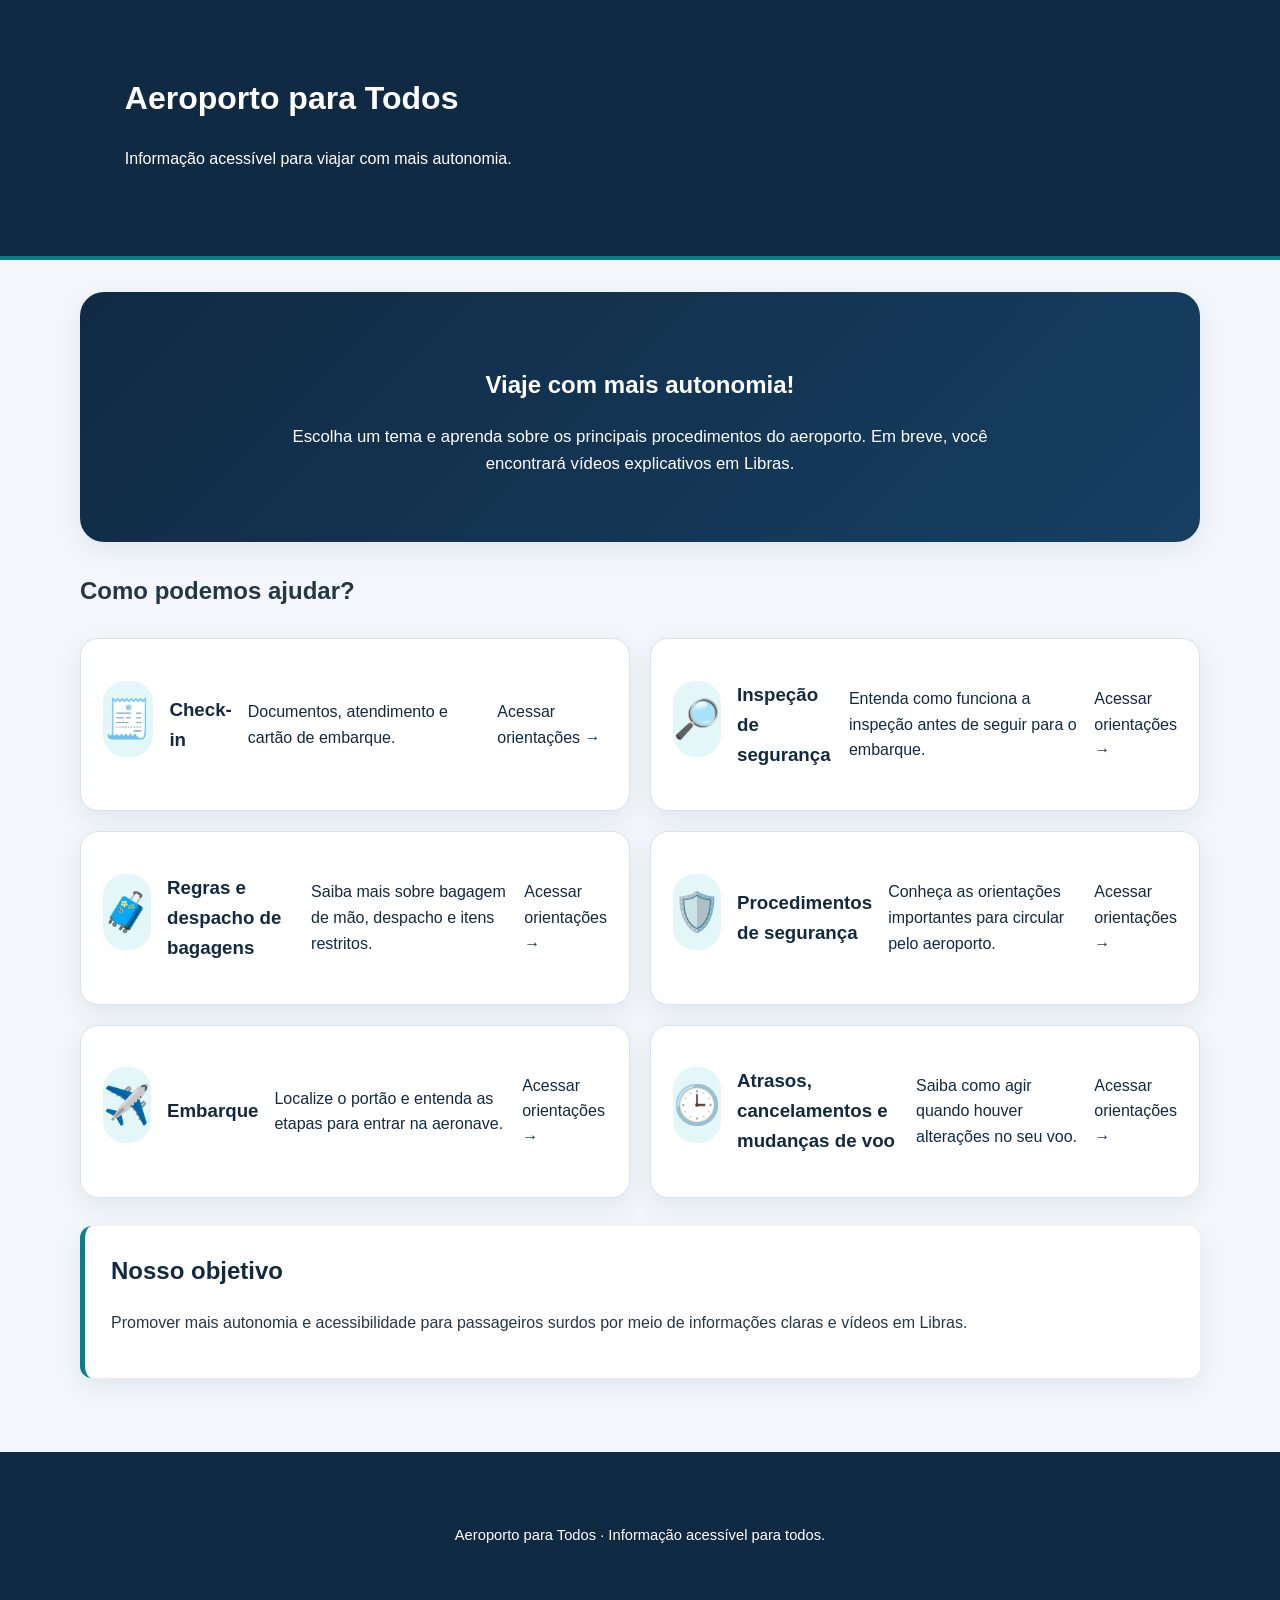
<file: index.html>
<!DOCTYPE html>
<html lang="pt-BR">
<head>
  <meta charset="UTF-8">
  <meta name="viewport" content="width=device-width, initial-scale=1.0">
  <meta name="description" content="Orientações acessíveis em Libras para passageiros surdos viajarem com mais autonomia e segurança.">
  <title>Aeroporto para Todos</title>
  <link rel="stylesheet" href="estilo.css">
</head>
<body>

  <header class="topo">
    <div class="container">
      <h1>Aeroporto para Todos</h1>
      <p>Informação acessível para viajar com mais autonomia.</p>
    </div>
  </header>

  <main class="container">
    <section class="hero">
      <h2>Viaje com mais autonomia!</h2>
      <p>
        Escolha um tema e aprenda sobre os principais procedimentos
        do aeroporto. Em breve, você encontrará vídeos explicativos em Libras.
      </p>
    </section>

    <section class="temas">
      <h2 class="titulo-secao">Como podemos ajudar?</h2>

      <div class="botoes">

        <a class="card" href="checkin.html">
          <span class="icone" aria-hidden="true">🧾</span>
          <h3>Check-in</h3>
          <p>Documentos, atendimento e cartão de embarque.</p>
          <span class="link-card">Acessar orientações →</span>
        </a>

        <a class="card" href="inspecao.html">
          <span class="icone" aria-hidden="true">🔎</span>
          <h3>Inspeção de segurança</h3>
          <p>Entenda como funciona a inspeção antes de seguir para o embarque.</p>
          <span class="link-card">Acessar orientações →</span>
        </a>

        <a class="card" href="bagagens.html">
          <span class="icone" aria-hidden="true">🧳</span>
          <h3>Regras e despacho de bagagens</h3>
          <p>Saiba mais sobre bagagem de mão, despacho e itens restritos.</p>
          <span class="link-card">Acessar orientações →</span>
        </a>

        <a class="card" href="seguranca.html">
          <span class="icone" aria-hidden="true">🛡️</span>
          <h3>Procedimentos de segurança</h3>
          <p>Conheça as orientações importantes para circular pelo aeroporto.</p>
          <span class="link-card">Acessar orientações →</span>
        </a>

        <a class="card" href="embarque.html">
          <span class="icone" aria-hidden="true">✈️</span>
          <h3>Embarque</h3>
          <p>Localize o portão e entenda as etapas para entrar na aeronave.</p>
          <span class="link-card">Acessar orientações →</span>
        </a>

        <a class="card" href="alteracoes-voo.html">
          <span class="icone" aria-hidden="true">🕒</span>
          <h3>Atrasos, cancelamentos e mudanças de voo</h3>
          <p>Saiba como agir quando houver alterações no seu voo.</p>
          <span class="link-card">Acessar orientações →</span>
        </a>

      </div>
    </section>

    <section class="info">
      <h2>Nosso objetivo</h2>
      <p>
        Promover mais autonomia e acessibilidade para passageiros surdos
        por meio de informações claras e vídeos em Libras.
      </p>
    </section>
  </main>

  <footer>
    <div class="container">
      <p>Aeroporto para Todos · Informação acessível para todos.</p>
    </div>
  </footer>

</body>
</html>
</file>
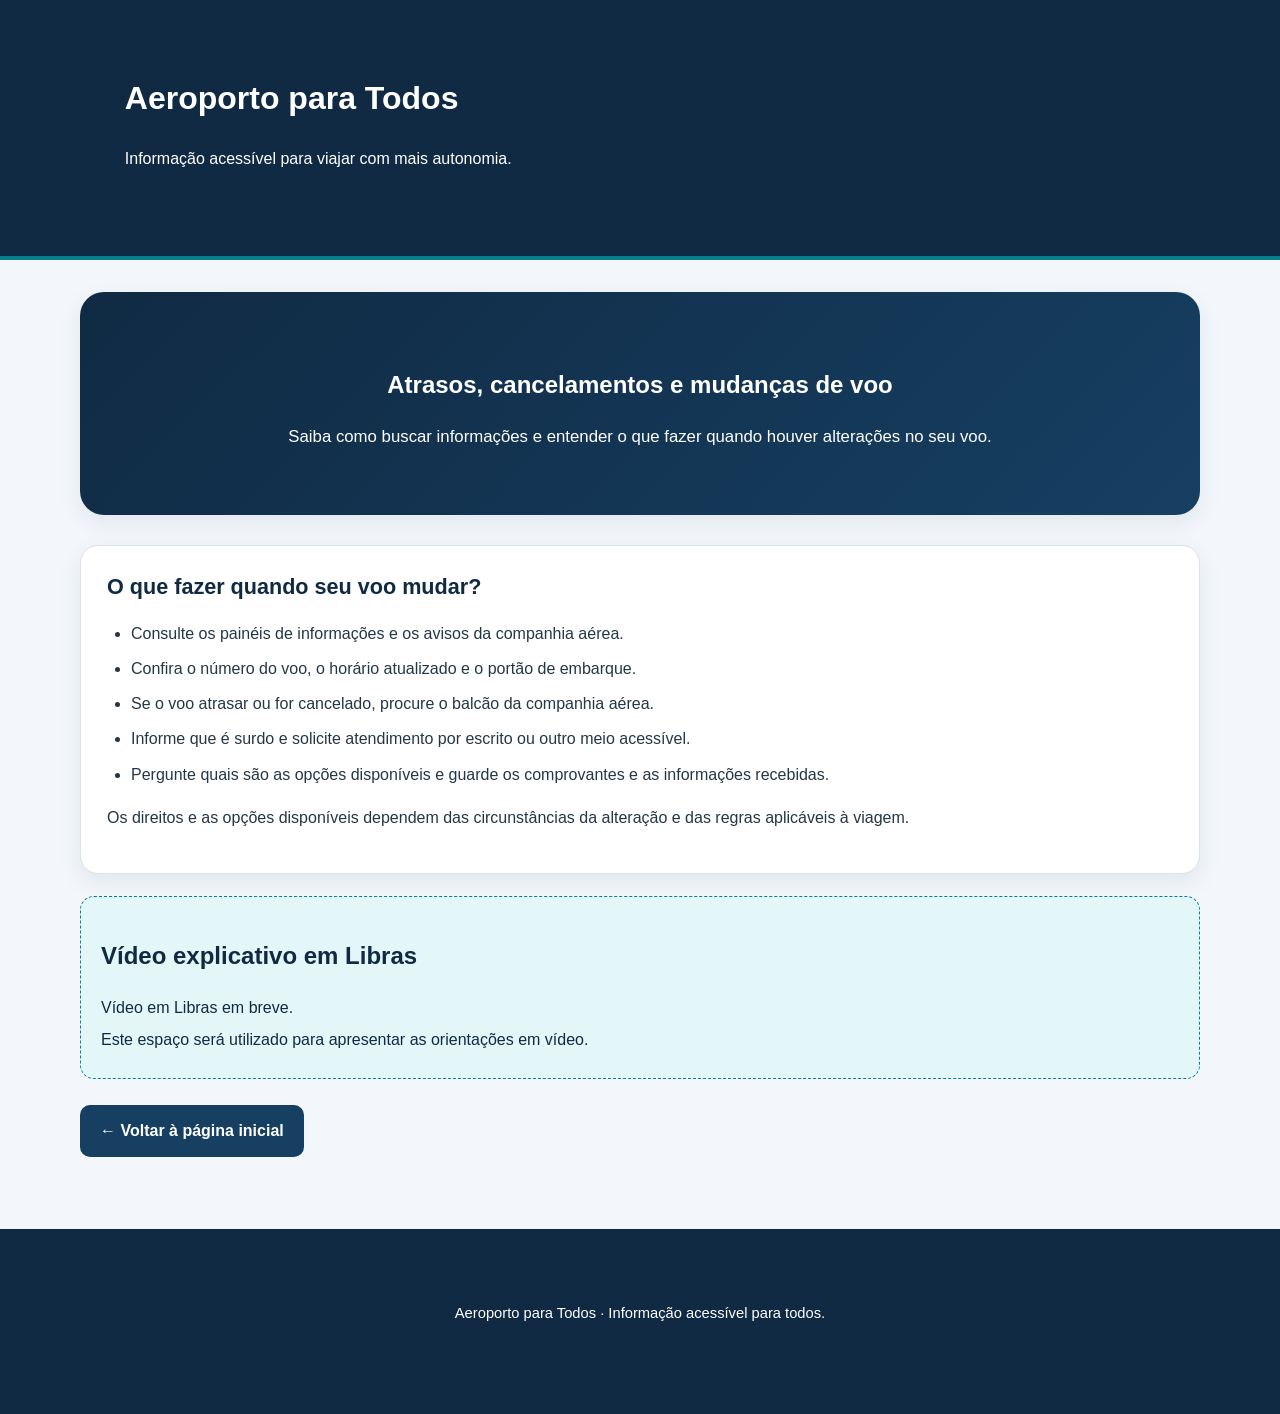
<file: alteracoes-voo.html>
<!DOCTYPE html>
<html lang="pt-BR">
<head>
  <meta charset="UTF-8">
  <meta name="viewport" content="width=device-width, initial-scale=1.0">
  <title>Atrasos e Mudanças de Voo | Aeroporto para Todos</title>
  <link rel="stylesheet" href="estilo.css">
</head>
<body>

  <header class="topo">
    <div class="container">
      <h1>Aeroporto para Todos</h1>
      <p>Informação acessível para viajar com mais autonomia.</p>
    </div>
  </header>

  <main class="container">
    <section class="hero">
      <h2>Atrasos, cancelamentos e mudanças de voo</h2>
      <p>
        Saiba como buscar informações e entender o que fazer
        quando houver alterações no seu voo.
      </p>
    </section>

    <section class="etapa">
      <h2>O que fazer quando seu voo mudar?</h2>
      <ul>
        <li>Consulte os painéis de informações e os avisos da companhia aérea.</li>
        <li>Confira o número do voo, o horário atualizado e o portão de embarque.</li>
        <li>Se o voo atrasar ou for cancelado, procure o balcão da companhia aérea.</li>
        <li>Informe que é surdo e solicite atendimento por escrito ou outro meio acessível.</li>
        <li>Pergunte quais são as opções disponíveis e guarde os comprovantes e as informações recebidas.</li>
      </ul>
      <p>
        Os direitos e as opções disponíveis dependem das circunstâncias
        da alteração e das regras aplicáveis à viagem.
      </p>
    </section>

    <section class="video-libras">
      <h2>Vídeo explicativo em Libras</h2>
      <p>Vídeo em Libras em breve.</p>
      <p>Este espaço será utilizado para apresentar as orientações em vídeo.</p>
    </section>

    <p>
      <a class="voltar" href="index.html">← Voltar à página inicial</a>
    </p>
  </main>

  <footer>
    <div class="container">
      <p>Aeroporto para Todos · Informação acessível para todos.</p>
    </div>
  </footer>

</body>
</html>
</file>
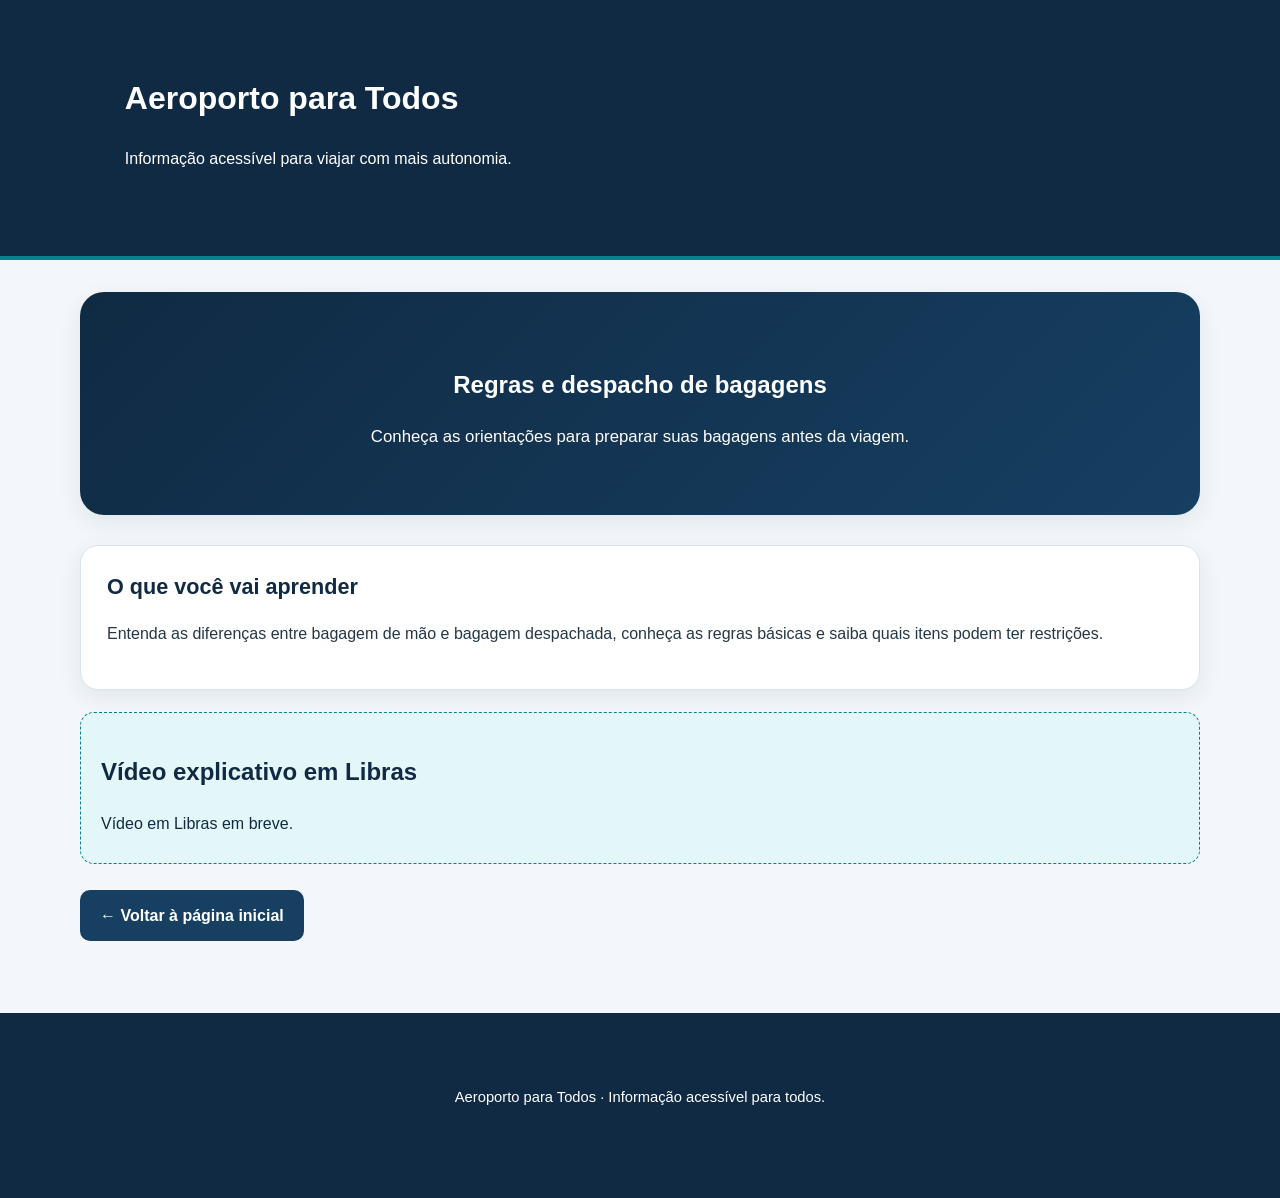
<file: bagagens.html>
<!DOCTYPE html>
<html lang="pt-BR">
<head>
  <meta charset="UTF-8">
  <meta name="viewport" content="width=device-width, initial-scale=1.0">
  <title>Regras e Despacho de Bagagens | Aeroporto para Todos</title>
  <link rel="stylesheet" href="estilo.css">
</head>
<body>

  <header class="topo">
    <div class="container">
      <h1>Aeroporto para Todos</h1>
      <p>Informação acessível para viajar com mais autonomia.</p>
    </div>
  </header>

  <main class="container">

    <section class="hero">
      <h2>Regras e despacho de bagagens</h2>
      <p>Conheça as orientações para preparar suas bagagens antes da viagem.</p>
    </section>

    <section class="etapa">
      <h2>O que você vai aprender</h2>
      <p>
        Entenda as diferenças entre bagagem de mão e bagagem despachada,
        conheça as regras básicas e saiba quais itens podem ter restrições.
      </p>
    </section>

    <section class="video-libras">
      <h2>Vídeo explicativo em Libras</h2>
      <p>Vídeo em Libras em breve.</p>
    </section>

    <p>
      <a class="voltar" href="index.html">← Voltar à página inicial</a>
    </p>

  </main>

  <footer>
    <div class="container">
      <p>Aeroporto para Todos · Informação acessível para todos.</p>
    </div>
  </footer>

</body>
</html>
</file>
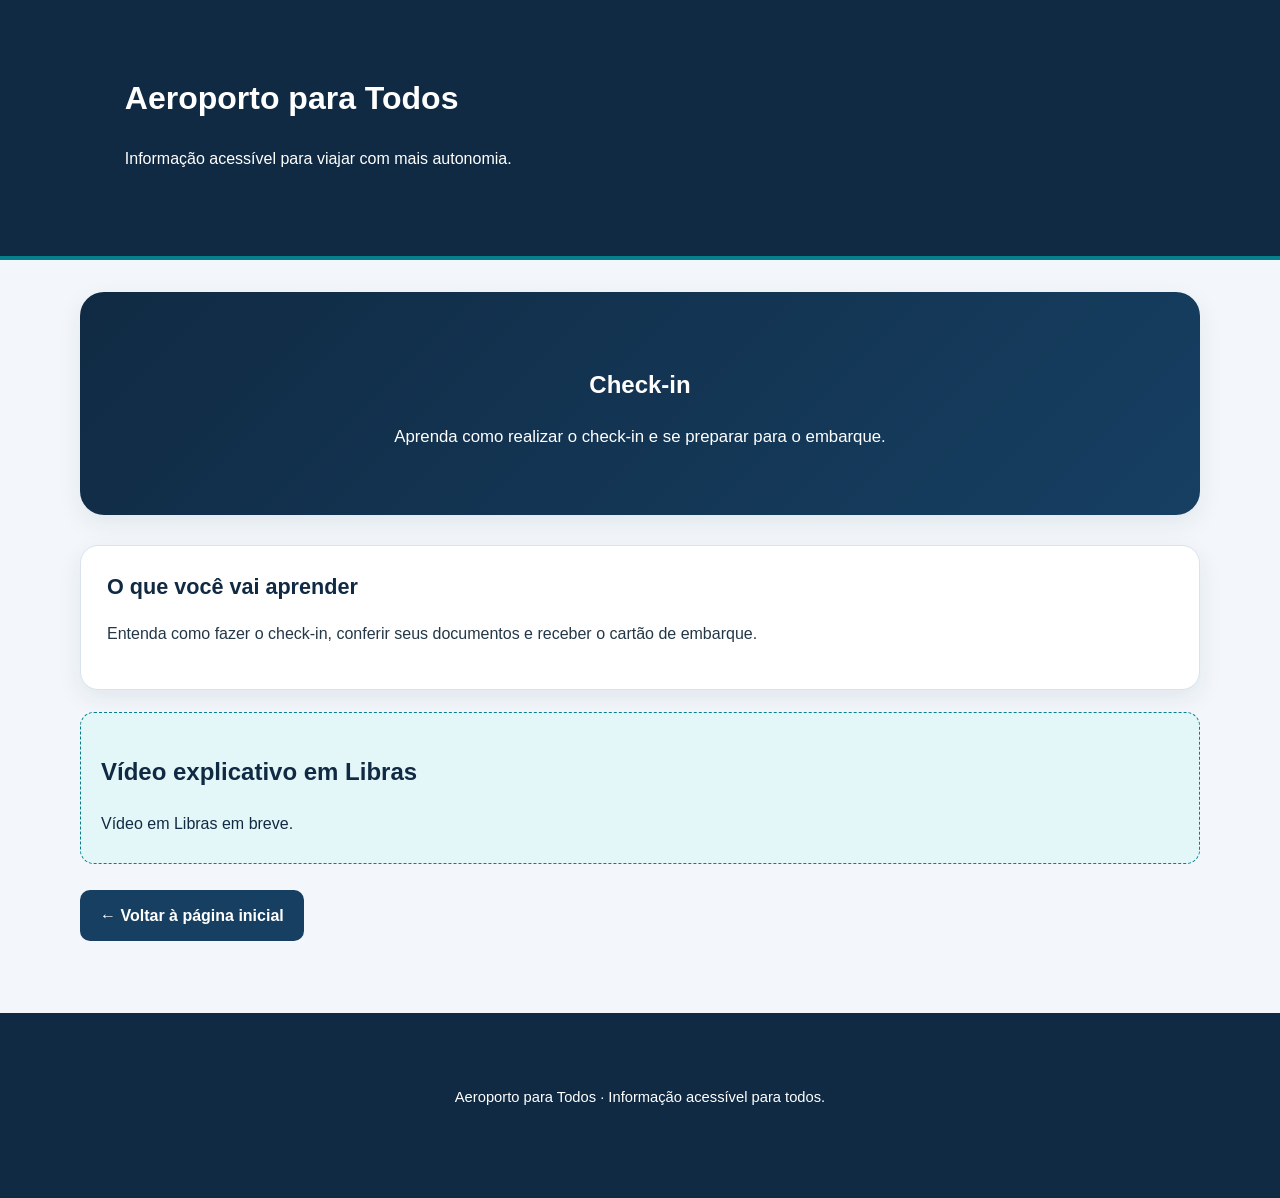
<file: checkin.html>
<!DOCTYPE html>
<html lang="pt-BR">
<head>
  <meta charset="UTF-8">
  <meta name="viewport" content="width=device-width, initial-scale=1.0">
  <title>Check-in | Aeroporto para Todos</title>
  <link rel="stylesheet" href="estilo.css">
</head>
<body>

  <header class="topo">
    <div class="container">
      <h1>Aeroporto para Todos</h1>
      <p>Informação acessível para viajar com mais autonomia.</p>
    </div>
  </header>

  <main class="container">

    <section class="hero">
      <h2>Check-in</h2>
      <p>Aprenda como realizar o check-in e se preparar para o embarque.</p>
    </section>

    <section class="etapa">
      <h2>O que você vai aprender</h2>
      <p>
        Entenda como fazer o check-in, conferir seus documentos
        e receber o cartão de embarque.
      </p>
    </section>

    <section class="video-libras">
      <h2>Vídeo explicativo em Libras</h2>
      <p>Vídeo em Libras em breve.</p>
    </section>

    <p>
      <a class="voltar" href="index.html">← Voltar à página inicial</a>
    </p>

  </main>

  <footer>
    <div class="container">
      <p>Aeroporto para Todos · Informação acessível para todos.</p>
    </div>
  </footer>

</body>
</html>
</file>
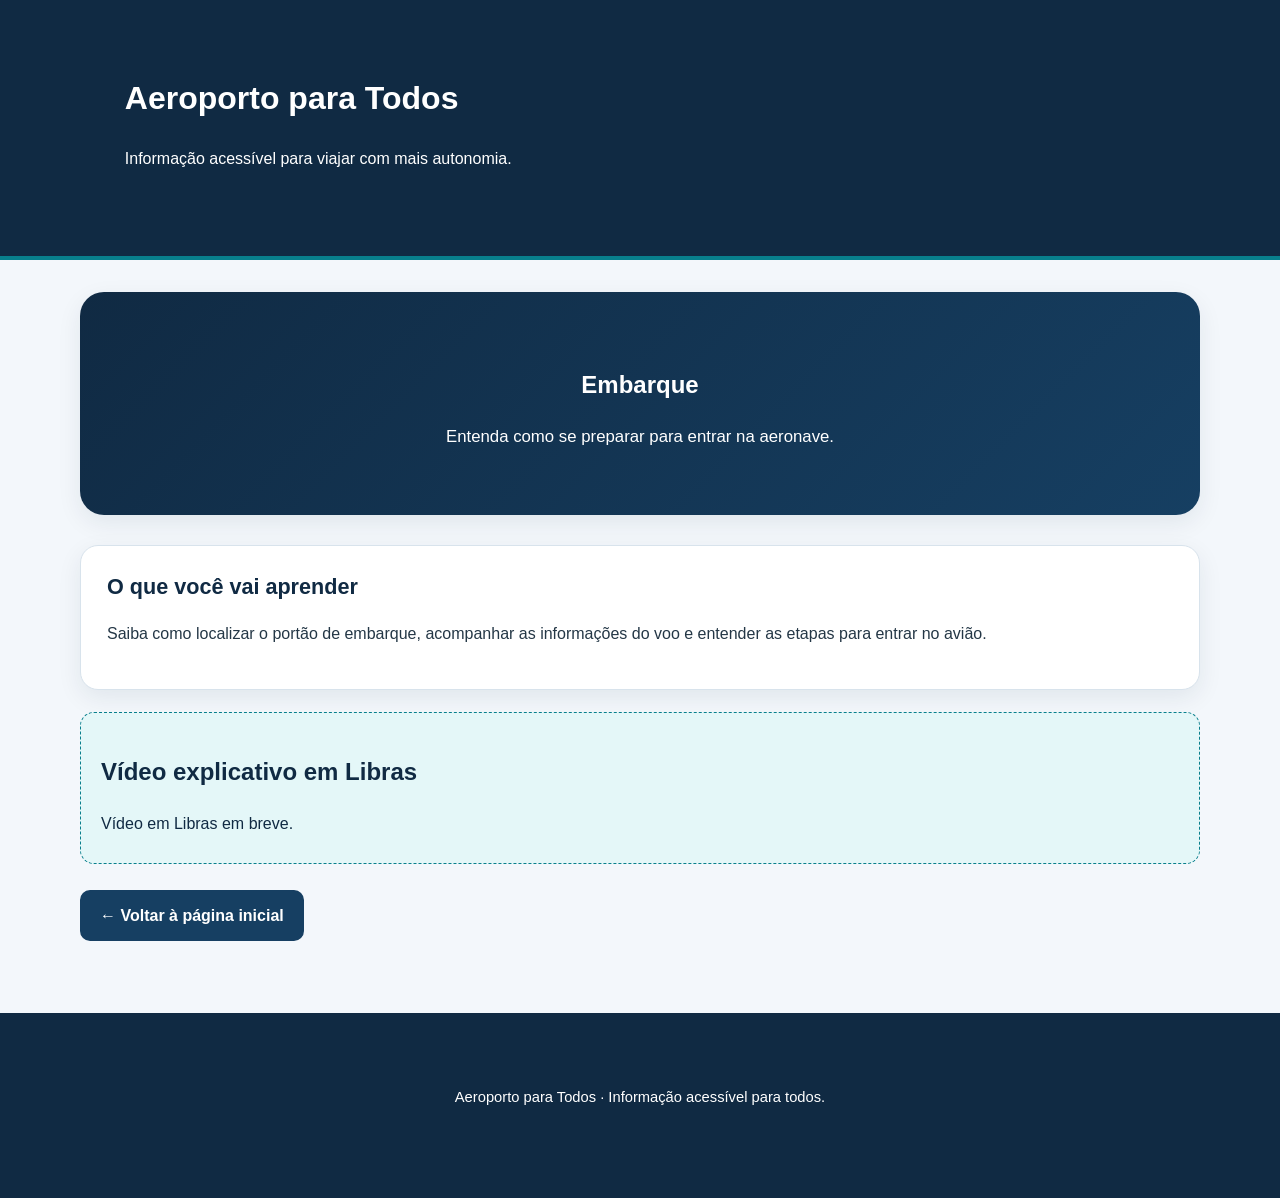
<file: embarque.html>
<!DOCTYPE html>
<html lang="pt-BR">
<head>
  <meta charset="UTF-8">
  <meta name="viewport" content="width=device-width, initial-scale=1.0">
  <title>Embarque | Aeroporto para Todos</title>
  <link rel="stylesheet" href="estilo.css">
</head>
<body>

  <header class="topo">
    <div class="container">
      <h1>Aeroporto para Todos</h1>
      <p>Informação acessível para viajar com mais autonomia.</p>
    </div>
  </header>

  <main class="container">

    <section class="hero">
      <h2>Embarque</h2>
      <p>Entenda como se preparar para entrar na aeronave.</p>
    </section>

    <section class="etapa">
      <h2>O que você vai aprender</h2>
      <p>
        Saiba como localizar o portão de embarque, acompanhar
        as informações do voo e entender as etapas para entrar no avião.
      </p>
    </section>

    <section class="video-libras">
      <h2>Vídeo explicativo em Libras</h2>
      <p>Vídeo em Libras em breve.</p>
    </section>

    <p>
      <a class="voltar" href="index.html">← Voltar à página inicial</a>
    </p>

  </main>

  <footer>
    <div class="container">
      <p>Aeroporto para Todos · Informação acessível para todos.</p>
    </div>
  </footer>

</body>
</html>
</file>
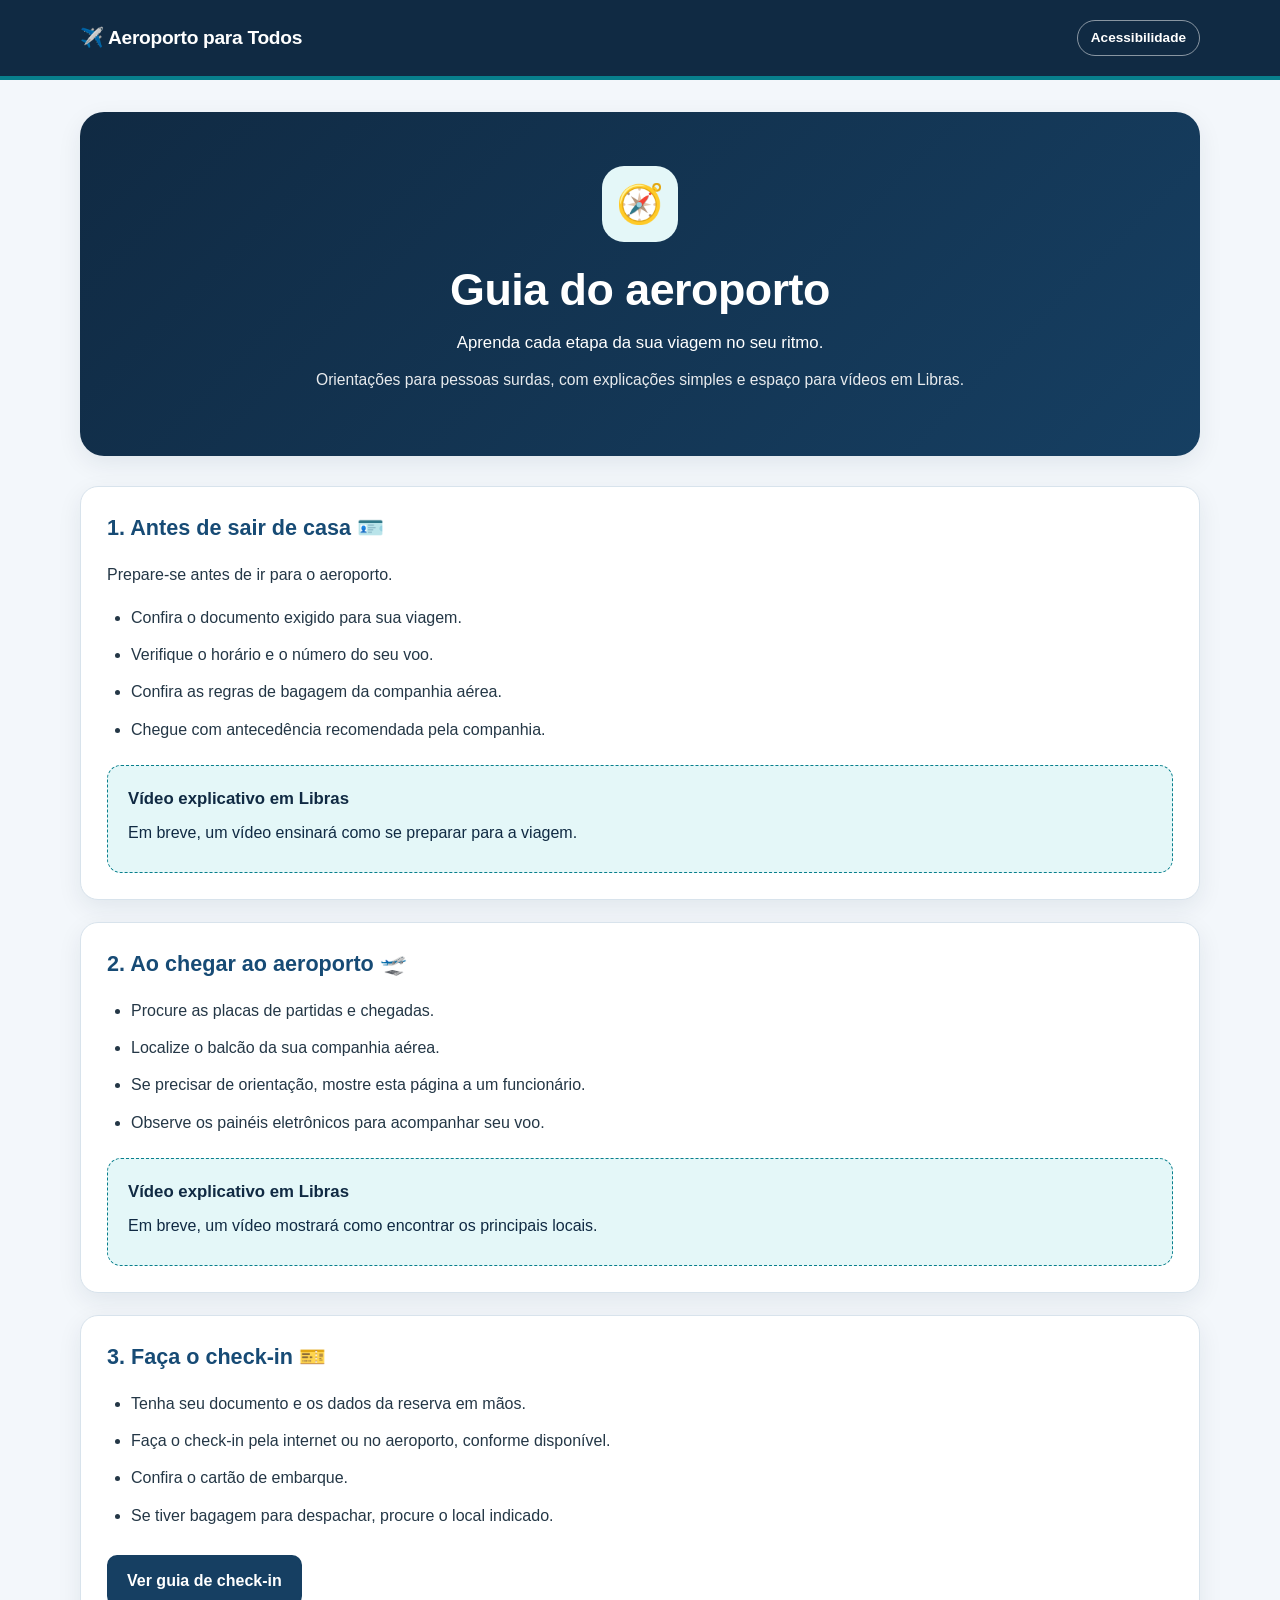
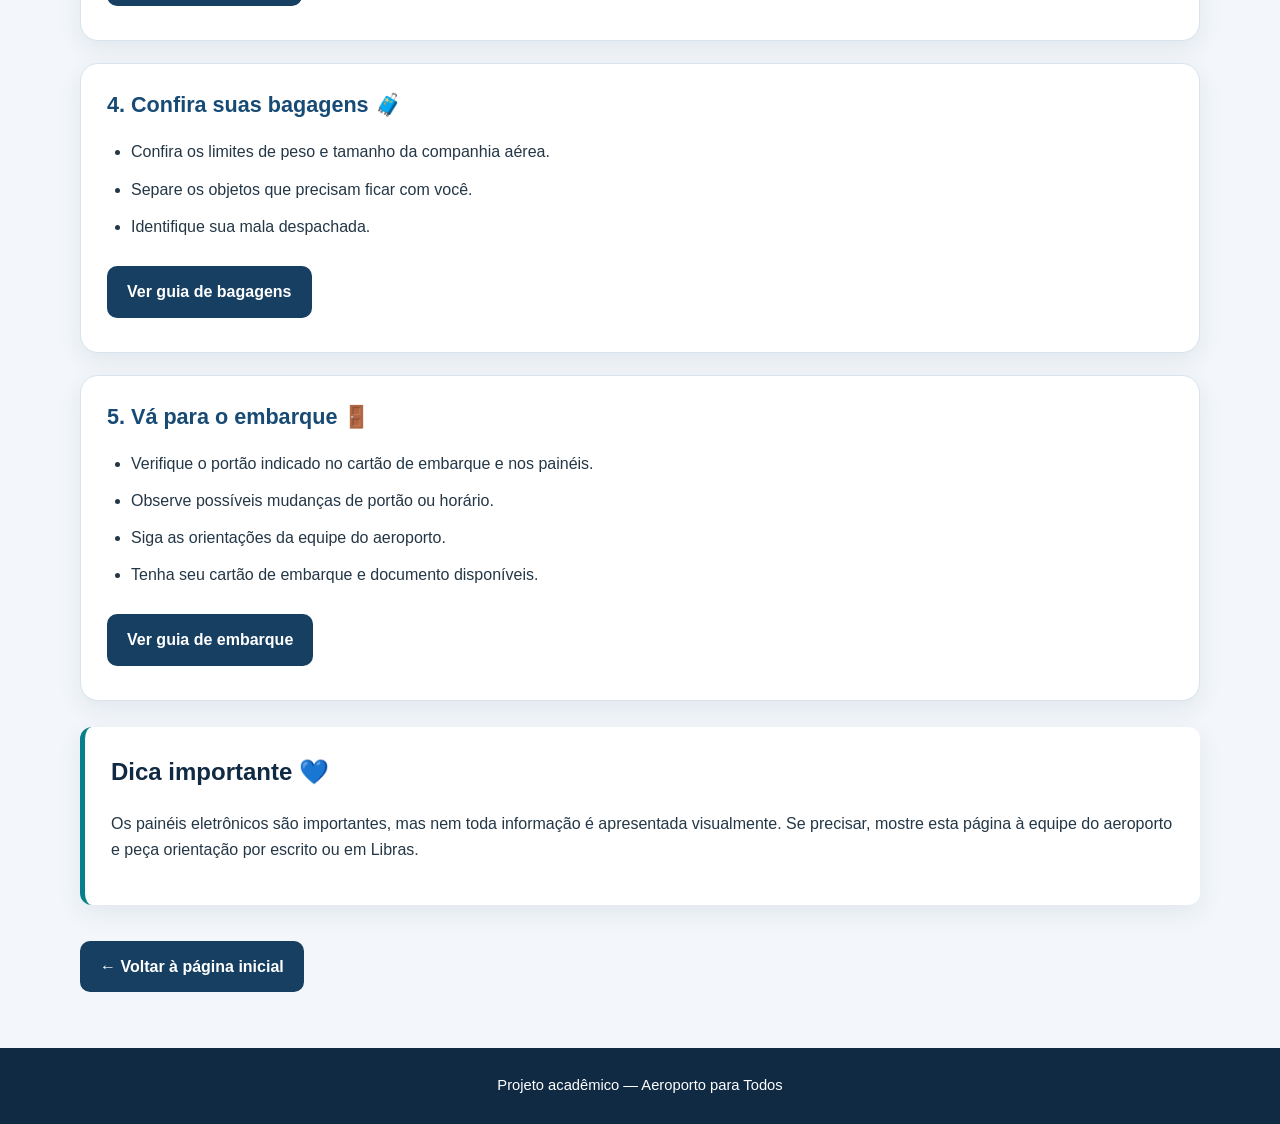
<file: guia.html>
<!DOCTYPE html>
<html lang="pt-BR">
<head>
  <meta charset="UTF-8">
  <meta name="viewport" content="width=device-width, initial-scale=1.0">
  <title>Guia do Aeroporto | Aeroporto para Todos</title>
  <link rel="stylesheet" href="estilo.css">
  <style>
    .etapa {
      background: #ffffff;
      padding: 20px;
      margin: 18px 0;
      border-radius: 14px;
      border: 1px solid #dce3eb;
    }

    .etapa h2 {
      color: #174b75;
    }

    .video-libras {
      background: #eef5fb;
      padding: 16px;
      border-radius: 10px;
      margin-top: 14px;
    }

    .video-libras video {
      width: 100%;
      max-width: 560px;
      border-radius: 8px;
    }

    .voltar {
      display: inline-block;
      margin: 16px 0;
      padding: 12px 18px;
      background: #174b75;
      color: white;
      text-decoration: none;
      border-radius: 8px;
    }

    .etapa li {
      margin-bottom: 10px;
    }
  </style>
</head>
<body>
  <header class="topo">
    <div class="marca">✈️ Aeroporto para Todos</div>
    <span class="selo">Acessibilidade</span>
  </header>

  <main class="container">
    <section class="hero">
      <div class="icone">🧭</div>
      <h1>Guia do aeroporto</h1>
      <p>Aprenda cada etapa da sua viagem no seu ritmo.</p>
      <p class="subtitulo">
        Orientações para pessoas surdas, com explicações simples
        e espaço para vídeos em Libras.
      </p>
    </section>

    <section class="etapa">
      <h2>1. Antes de sair de casa 🪪</h2>
      <p>Prepare-se antes de ir para o aeroporto.</p>
      <ul>
        <li>Confira o documento exigido para sua viagem.</li>
        <li>Verifique o horário e o número do seu voo.</li>
        <li>Confira as regras de bagagem da companhia aérea.</li>
        <li>Chegue com antecedência recomendada pela companhia.</li>
      </ul>
      <div class="video-libras">
        <strong>Vídeo explicativo em Libras</strong>
        <p>Em breve, um vídeo ensinará como se preparar para a viagem.</p>
      </div>
    </section>

    <section class="etapa">
      <h2>2. Ao chegar ao aeroporto 🛫</h2>
      <ul>
        <li>Procure as placas de partidas e chegadas.</li>
        <li>Localize o balcão da sua companhia aérea.</li>
        <li>Se precisar de orientação, mostre esta página a um funcionário.</li>
        <li>Observe os painéis eletrônicos para acompanhar seu voo.</li>
      </ul>
      <div class="video-libras">
        <strong>Vídeo explicativo em Libras</strong>
        <p>Em breve, um vídeo mostrará como encontrar os principais locais.</p>
      </div>
    </section>

    <section class="etapa">
      <h2>3. Faça o check-in 🎫</h2>
      <ul>
        <li>Tenha seu documento e os dados da reserva em mãos.</li>
        <li>Faça o check-in pela internet ou no aeroporto, conforme disponível.</li>
        <li>Confira o cartão de embarque.</li>
        <li>Se tiver bagagem para despachar, procure o local indicado.</li>
      </ul>
      <a class="voltar" href="checkin.html">Ver guia de check-in</a>
    </section>

    <section class="etapa">
      <h2>4. Confira suas bagagens 🧳</h2>
      <ul>
        <li>Confira os limites de peso e tamanho da companhia aérea.</li>
        <li>Separe os objetos que precisam ficar com você.</li>
        <li>Identifique sua mala despachada.</li>
      </ul>
      <a class="voltar" href="bagagens.html">Ver guia de bagagens</a>
    </section>

    <section class="etapa">
      <h2>5. Vá para o embarque 🚪</h2>
      <ul>
        <li>Verifique o portão indicado no cartão de embarque e nos painéis.</li>
        <li>Observe possíveis mudanças de portão ou horário.</li>
        <li>Siga as orientações da equipe do aeroporto.</li>
        <li>Tenha seu cartão de embarque e documento disponíveis.</li>
      </ul>
      <a class="voltar" href="embarque.html">Ver guia de embarque</a>
    </section>

    <section class="info">
      <h2>Dica importante 💙</h2>
      <p>
        Os painéis eletrônicos são importantes, mas nem toda informação
        é apresentada visualmente. Se precisar, mostre esta página à
        equipe do aeroporto e peça orientação por escrito ou em Libras.
      </p>
    </section>

    <a class="voltar" href="index.html">← Voltar à página inicial</a>
  </main>

  <footer>
    Projeto acadêmico — Aeroporto para Todos
  </footer>
</body>
</html>
</file>
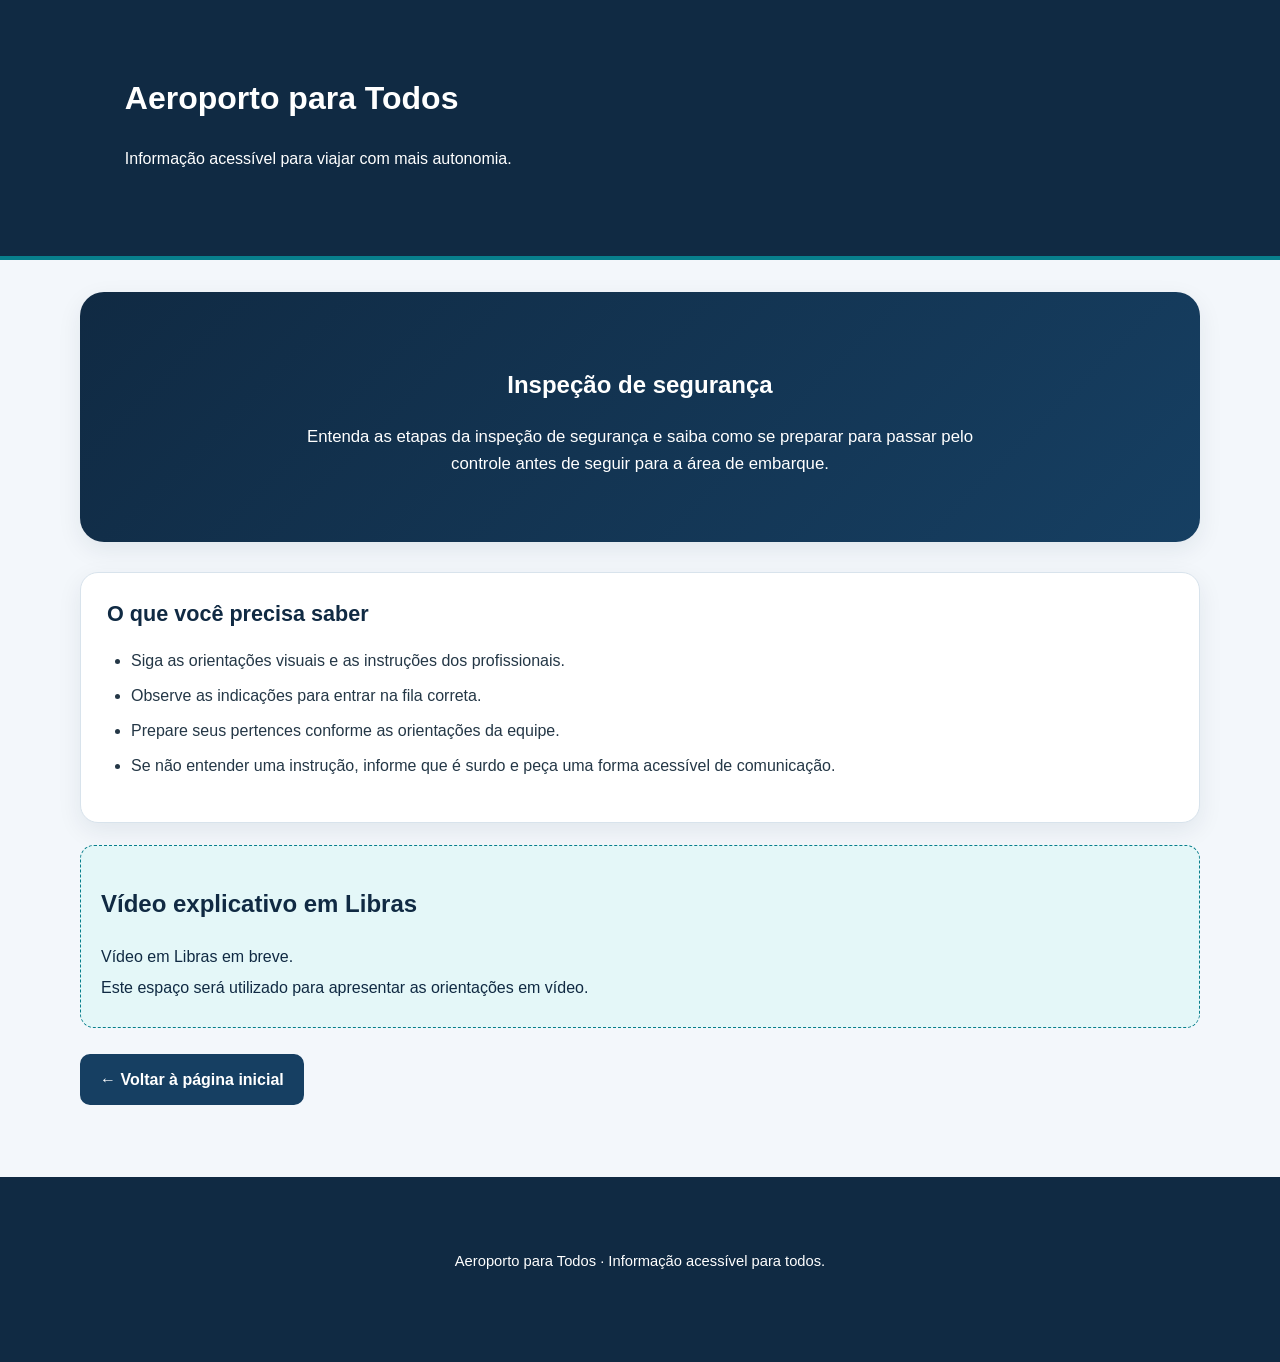
<file: inspecao.html>
<!DOCTYPE html>
<html lang="pt-BR">
<head>
  <meta charset="UTF-8">
  <meta name="viewport" content="width=device-width, initial-scale=1.0">
  <title>Inspeção de Segurança | Aeroporto para Todos</title>
  <link rel="stylesheet" href="estilo.css">
</head>
<body>

  <header class="topo">
    <div class="container">
      <h1>Aeroporto para Todos</h1>
      <p>Informação acessível para viajar com mais autonomia.</p>
    </div>
  </header>

  <main class="container">
    <section class="hero">
      <h2>Inspeção de segurança</h2>
      <p>
        Entenda as etapas da inspeção de segurança e saiba como se preparar
        para passar pelo controle antes de seguir para a área de embarque.
      </p>
    </section>

    <section class="etapa">
      <h2>O que você precisa saber</h2>
      <ul>
        <li>Siga as orientações visuais e as instruções dos profissionais.</li>
        <li>Observe as indicações para entrar na fila correta.</li>
        <li>Prepare seus pertences conforme as orientações da equipe.</li>
        <li>Se não entender uma instrução, informe que é surdo e peça uma forma acessível de comunicação.</li>
      </ul>
    </section>

    <section class="video-libras">
      <h2>Vídeo explicativo em Libras</h2>
      <p>Vídeo em Libras em breve.</p>
      <p>Este espaço será utilizado para apresentar as orientações em vídeo.</p>
    </section>

    <p>
      <a class="voltar" href="index.html">← Voltar à página inicial</a>
    </p>
  </main>

  <footer>
    <div class="container">
      <p>Aeroporto para Todos · Informação acessível para todos.</p>
    </div>
  </footer>

</body>
</html>
</file>
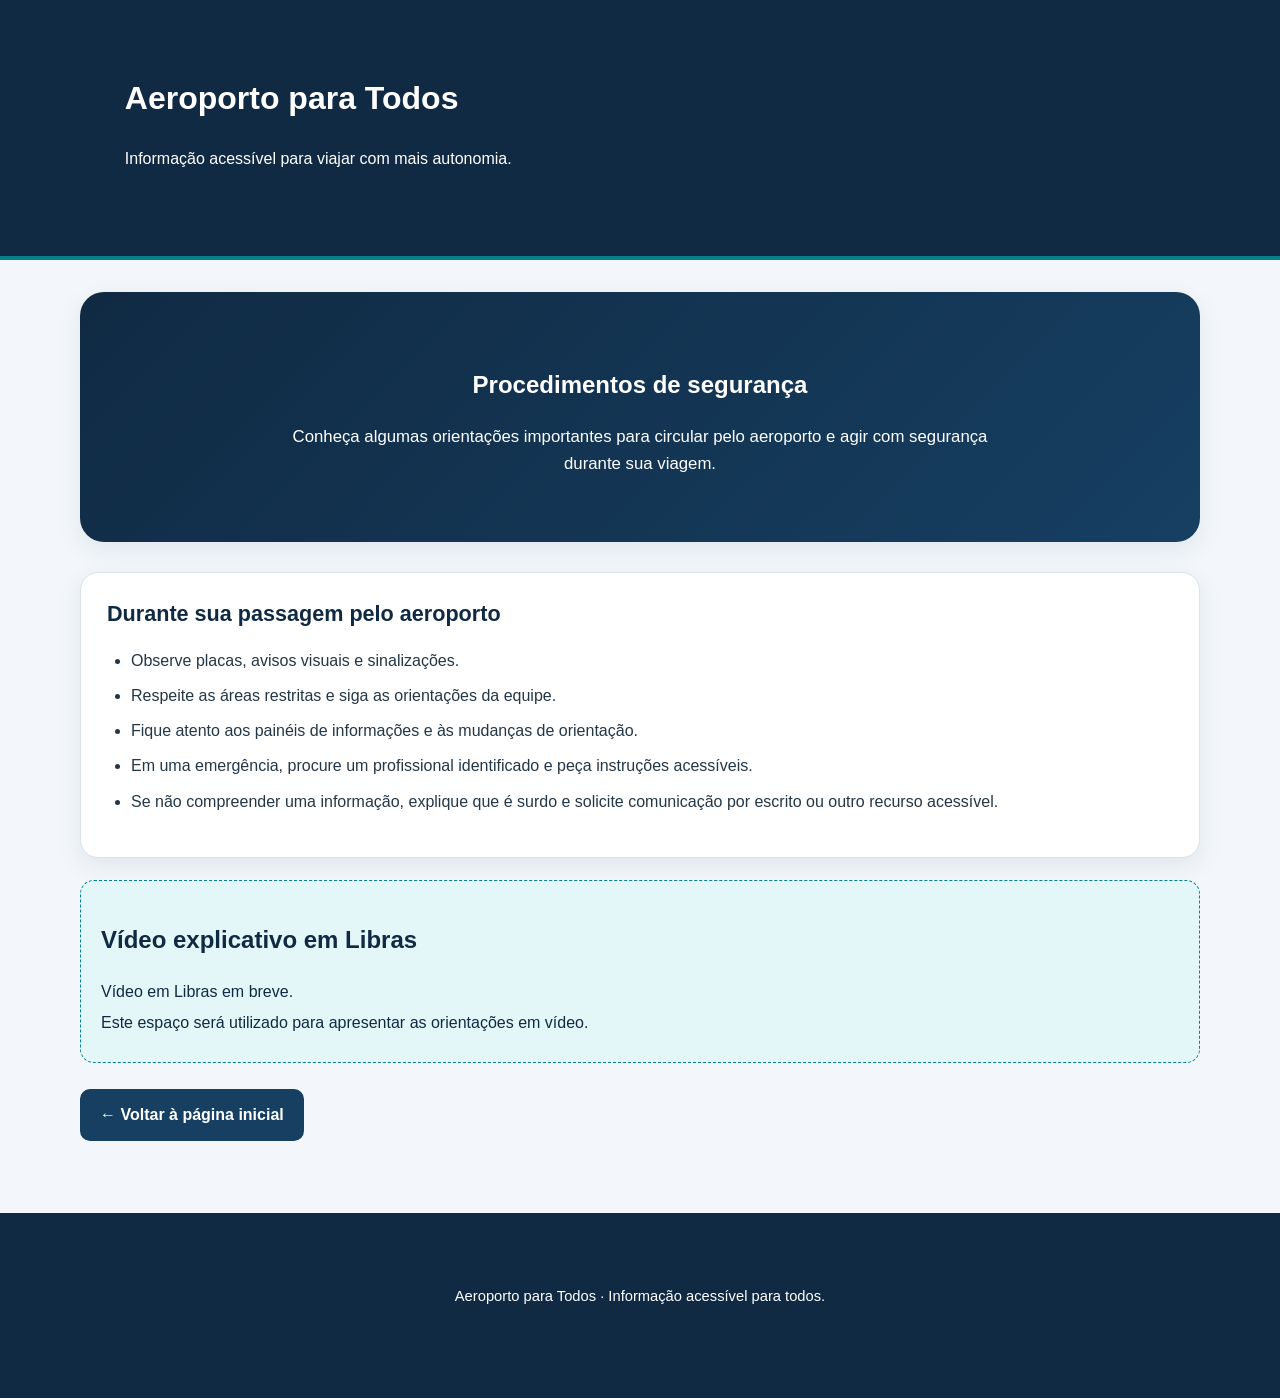
<file: seguranca.html>
<!DOCTYPE html>
<html lang="pt-BR">
<head>
  <meta charset="UTF-8">
  <meta name="viewport" content="width=device-width, initial-scale=1.0">
  <title>Procedimentos de Segurança | Aeroporto para Todos</title>
  <link rel="stylesheet" href="estilo.css">
</head>
<body>

  <header class="topo">
    <div class="container">
      <h1>Aeroporto para Todos</h1>
      <p>Informação acessível para viajar com mais autonomia.</p>
    </div>
  </header>

  <main class="container">
    <section class="hero">
      <h2>Procedimentos de segurança</h2>
      <p>
        Conheça algumas orientações importantes para circular pelo aeroporto
        e agir com segurança durante sua viagem.
      </p>
    </section>

    <section class="etapa">
      <h2>Durante sua passagem pelo aeroporto</h2>
      <ul>
        <li>Observe placas, avisos visuais e sinalizações.</li>
        <li>Respeite as áreas restritas e siga as orientações da equipe.</li>
        <li>Fique atento aos painéis de informações e às mudanças de orientação.</li>
        <li>Em uma emergência, procure um profissional identificado e peça instruções acessíveis.</li>
        <li>Se não compreender uma informação, explique que é surdo e solicite comunicação por escrito ou outro recurso acessível.</li>
      </ul>
    </section>

    <section class="video-libras">
      <h2>Vídeo explicativo em Libras</h2>
      <p>Vídeo em Libras em breve.</p>
      <p>Este espaço será utilizado para apresentar as orientações em vídeo.</p>
    </section>

    <p>
      <a class="voltar" href="index.html">← Voltar à página inicial</a>
    </p>
  </main>

  <footer>
    <div class="container">
      <p>Aeroporto para Todos · Informação acessível para todos.</p>
    </div>
  </footer>

</body>
</html>
</file>
<file: estilo.css>
/* ========================================
   AEROPORTO PARA TODOS
   Design responsivo e acessível
   ======================================== */

:root {
    --azul-marinho: #102a43;
    --azul-profundo: #163f62;
    --azul-turquesa: #087f8c;
    --turquesa-claro: #e4f7f8;
    --branco: #ffffff;
    --fundo: #f3f7fb;
    --texto: #243746;
    --texto-suave: #526779;
    --borda: #d8e3ec;
    --alerta-fundo: #fff7e6;
    --alerta-borda: #d99a21;
    --sombra: 0 8px 24px rgba(16, 42, 67, 0.08);
    --raio: 18px;
}

/* Base */

*,
*::before,
*::after {
    box-sizing: border-box;
}

html {
    scroll-behavior: smooth;
}

body {
    margin: 0;
    font-family: Arial, Helvetica, sans-serif;
    font-size: 16px;
    line-height: 1.6;
    color: var(--texto);
    background: var(--fundo);
}

img,
video,
iframe {
    display: block;
    max-width: 100%;
}

a {
    color: var(--azul-turquesa);
    -webkit-tap-highlight-color: transparent;
}

button,
input,
select,
textarea {
    font: inherit;
}

a:focus-visible,
button:focus-visible,
input:focus-visible,
select:focus-visible,
textarea:focus-visible {
    outline: 3px solid #00a6b2;
    outline-offset: 4px;
}

/* Cabeçalho */

.topo {
    display: flex;
    align-items: center;
    justify-content: space-between;
    flex-wrap: wrap;
    gap: 12px;
    padding: 20px max(4%, calc((100% - 1120px) / 2));
    color: var(--branco);
    background: var(--azul-marinho);
    border-bottom: 4px solid var(--azul-turquesa);
}

.marca {
    max-width: 100%;
    font-size: 1.2rem;
    font-weight: 800;
    letter-spacing: -0.3px;
}

.selo {
    display: inline-block;
    padding: 6px 13px;
    border: 1px solid rgba(255, 255, 255, 0.5);
    border-radius: 999px;
    font-size: 0.85rem;
    font-weight: 700;
}

/* Conteúdo principal */

.container {
    width: 92%;
    max-width: 1120px;
    margin: 0 auto;
    padding: 32px 0 48px;
}

/* Apresentação */

.hero {
    min-width: 0;
    padding: clamp(24px, 5vw, 54px);
    margin-bottom: 30px;
    text-align: center;
    color: var(--branco);
    background: linear-gradient(
        135deg,
        var(--azul-marinho),
        var(--azul-profundo)
    );
    border-radius: 24px;
    box-shadow: var(--sombra);
}

.icone {
    display: inline-flex;
    align-items: center;
    justify-content: center;
    width: 76px;
    height: 76px;
    margin-bottom: 12px;
    border-radius: 22px;
    background: var(--turquesa-claro);
    font-size: 2.4rem;
}

.hero h1 {
    margin: 8px 0 12px;
    font-size: clamp(1.8rem, 4vw, 2.8rem);
    line-height: 1.25;
    letter-spacing: -0.5px;
    overflow-wrap: break-word;
}

.hero p {
    max-width: 720px;
    margin: 10px auto;
    font-size: 1.05rem;
}

.hero .subtitulo {
    font-size: 0.98rem;
    opacity: 0.9;
}

/* Cartões da página inicial */

.botoes {
    display: grid;
    grid-template-columns: repeat(2, minmax(0, 1fr));
    gap: 20px;
    margin: 28px 0;
}

.card {
    display: flex;
    align-items: center;
    gap: 16px;
    min-width: 0;
    min-height: 140px;
    padding: 22px;
    color: var(--azul-marinho);
    text-align: left;
    text-decoration: none;
    background: var(--branco);
    border: 1px solid var(--borda);
    border-radius: var(--raio);
    box-shadow: var(--sombra);
    transition:
        transform 160ms ease,
        box-shadow 160ms ease,
        border-color 160ms ease;
}

.card:hover {
    transform: translateY(-3px);
    border-color: var(--azul-turquesa);
    box-shadow: 0 12px 28px rgba(16, 42, 67, 0.13);
}

.card:active {
    transform: translateY(0);
}

.card .emoji {
    display: flex;
    flex-shrink: 0;
    align-items: center;
    justify-content: center;
    width: 58px;
    height: 58px;
    border-radius: 16px;
    background: var(--turquesa-claro);
    font-size: 1.8rem;
}

.card strong,
.card small {
    display: block;
}

.card strong {
    margin-bottom: 6px;
    font-size: 1.1rem;
    line-height: 1.4;
    overflow-wrap: break-word;
}

.card small {
    color: var(--texto-suave);
    font-size: 0.92rem;
    line-height: 1.5;
    overflow-wrap: break-word;
}

.card.destaque {
    border-top: 4px solid var(--azul-turquesa);
}

/* Seções das páginas internas */

.container .etapa {
    min-width: 0;
    padding: 26px;
    margin: 22px 0;
    background: var(--branco);
    border: 1px solid var(--borda);
    border-radius: var(--raio);
    box-shadow: var(--sombra);
}

.etapa h2 {
    margin-top: 0;
    color: var(--azul-marinho);
    font-size: 1.35rem;
    line-height: 1.4;
}

.etapa p,
.etapa li {
    line-height: 1.7;
}

.etapa li {
    margin-bottom: 8px;
}

.etapa ul {
    padding-left: 24px;
}

.container .video-libras {
    min-width: 0;
    max-width: 100%;
    margin-top: 22px;
    padding: 20px;
    color: var(--azul-marinho);
    background: var(--turquesa-claro);
    border: 1px dashed var(--azul-turquesa);
    border-radius: 14px;
}

.video-libras strong {
    display: block;
    margin-bottom: 6px;
    font-size: 1.05rem;
}

.video-libras p {
    margin: 6px 0;
}

/* Blocos informativos */

.container .info {
    min-width: 0;
    padding: 26px;
    margin: 26px 0;
    background: var(--branco);
    border-left: 5px solid var(--azul-turquesa);
    border-radius: 12px;
    box-shadow: var(--sombra);
}

.info h2 {
    margin-top: 0;
    color: var(--azul-marinho);
}

.container .aviso {
    padding: 16px;
    color: #593d0a;
    background: var(--alerta-fundo);
    border-left: 5px solid var(--alerta-borda);
    border-radius: 8px;
}

/* Link para voltar */

.container a.voltar {
    display: inline-flex;
    align-items: center;
    justify-content: center;
    min-height: 46px;
    max-width: 100%;
    padding: 11px 18px;
    margin: 10px 8px 8px 0;
    color: var(--branco);
    font-weight: 700;
    text-align: center;
    text-decoration: none;
    background: var(--azul-profundo);
    border: 2px solid var(--azul-profundo);
    border-radius: 10px;
    transition: background 160ms ease, transform 160ms ease;
}

.container a.voltar:hover {
    color: var(--branco);
    background: var(--azul-turquesa);
    border-color: var(--azul-turquesa);
    transform: translateY(-1px);
}

/* Rodapé */

footer {
    padding: 26px 5%;
    color: var(--branco);
    text-align: center;
    background: var(--azul-marinho);
    font-size: 0.92rem;
}

/* Ajustes para celulares */

@media (max-width: 700px) {
    .topo {
        padding: 18px 4%;
        gap: 10px;
    }

    .marca {
        font-size: 1.05rem;
        line-height: 1.4;
    }

    .selo {
        font-size: 0.8rem;
    }

    .container {
        width: 92%;
        padding-top: 22px;
        padding-bottom: 32px;
    }

    .hero {
        padding: 28px 20px;
        margin-bottom: 22px;
        border-radius: 18px;
    }

    .hero h1 {
        font-size: 1.8rem;
        line-height: 1.3;
        letter-spacing: normal;
    }

    .hero p {
        font-size: 1rem;
        line-height: 1.6;
    }

    .icone {
        width: 62px;
        height: 62px;
        font-size: 2rem;
    }

    .botoes {
        grid-template-columns: minmax(0, 1fr);
        gap: 14px;
        margin-top: 22px;
    }

    .card {
        width: 100%;
        min-height: 112px;
        padding: 18px;
        gap: 14px;
        transform: none;
    }

    .card:hover {
        transform: none;
    }

    .card .emoji {
        width: 48px;
        height: 48px;
        flex-shrink: 0;
        font-size: 1.55rem;
        border-radius: 14px;
    }

    .card strong {
        font-size: 1.05rem;
        line-height: 1.4;
    }

    .card small {
        font-size: 0.9rem;
        line-height: 1.5;
    }

    .container .etapa,
    .container .info {
        padding: 20px;
        margin: 18px 0;
    }

    .etapa h2,
    .info h2 {
        font-size: 1.25rem;
        line-height: 1.4;
    }

    .container .video-libras {
        padding: 16px;
    }

    .container a.voltar {
        width: 100%;
        margin: 10px 0;
        padding: 12px 16px;
    }

    footer {
        padding: 22px 16px;
    }
}

/* Celulares estreitos */

@media (max-width: 360px) {
    .container {
        width: 94%;
    }

    .hero {
        padding: 24px 16px;
    }

    .hero h1 {
        font-size: 1.6rem;
    }

    .card {
        gap: 11px;
        padding: 14px;
    }

    .card .emoji {
        width: 42px;
        height: 42px;
        font-size: 1.4rem;
    }

    .card strong {
        font-size: 1rem;
    }
}

/* Preferência por menos animações */

@media (prefers-reduced-motion: reduce) {
    html {
        scroll-behavior: auto;
    }

    *,
    *::before,
    *::after {
        transition-duration: 0.01ms !important;
        animation-duration: 0.01ms !important;
        animation-iteration-count: 1 !important;
    }
}
</file>
